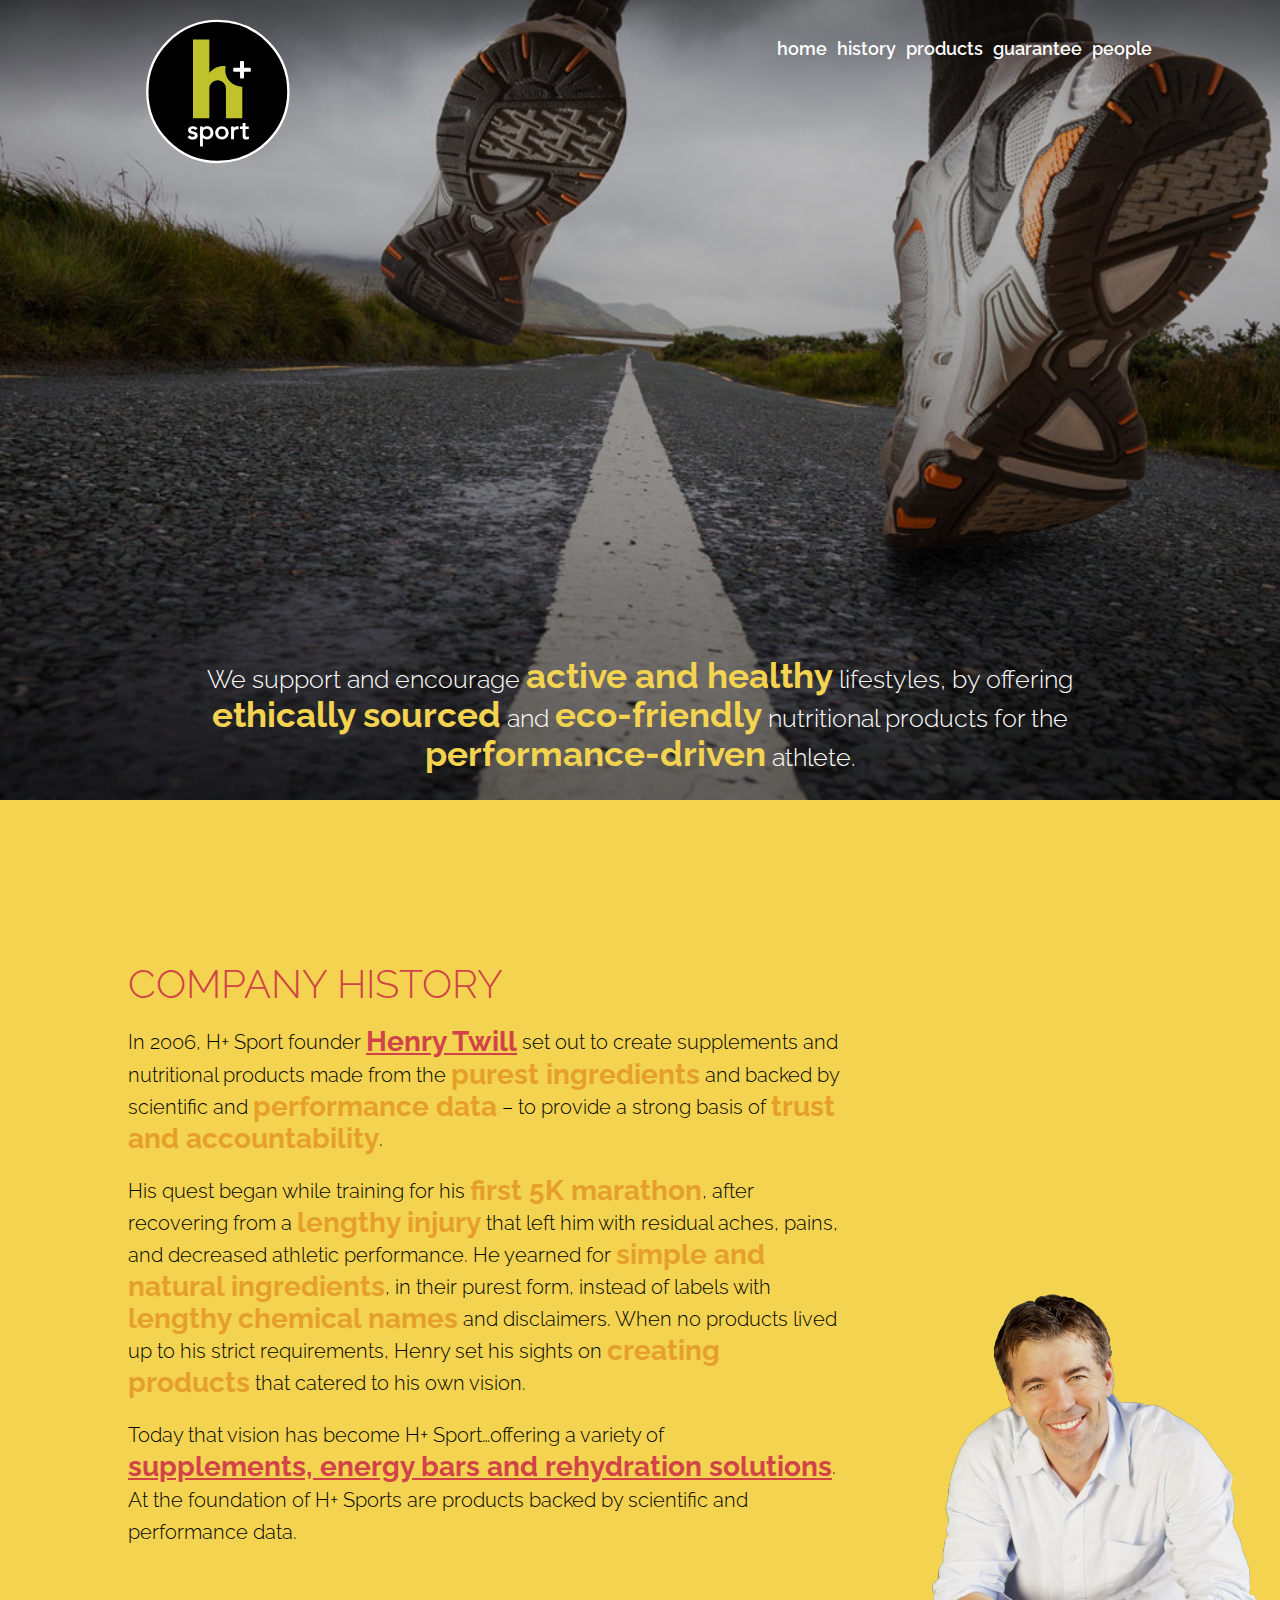
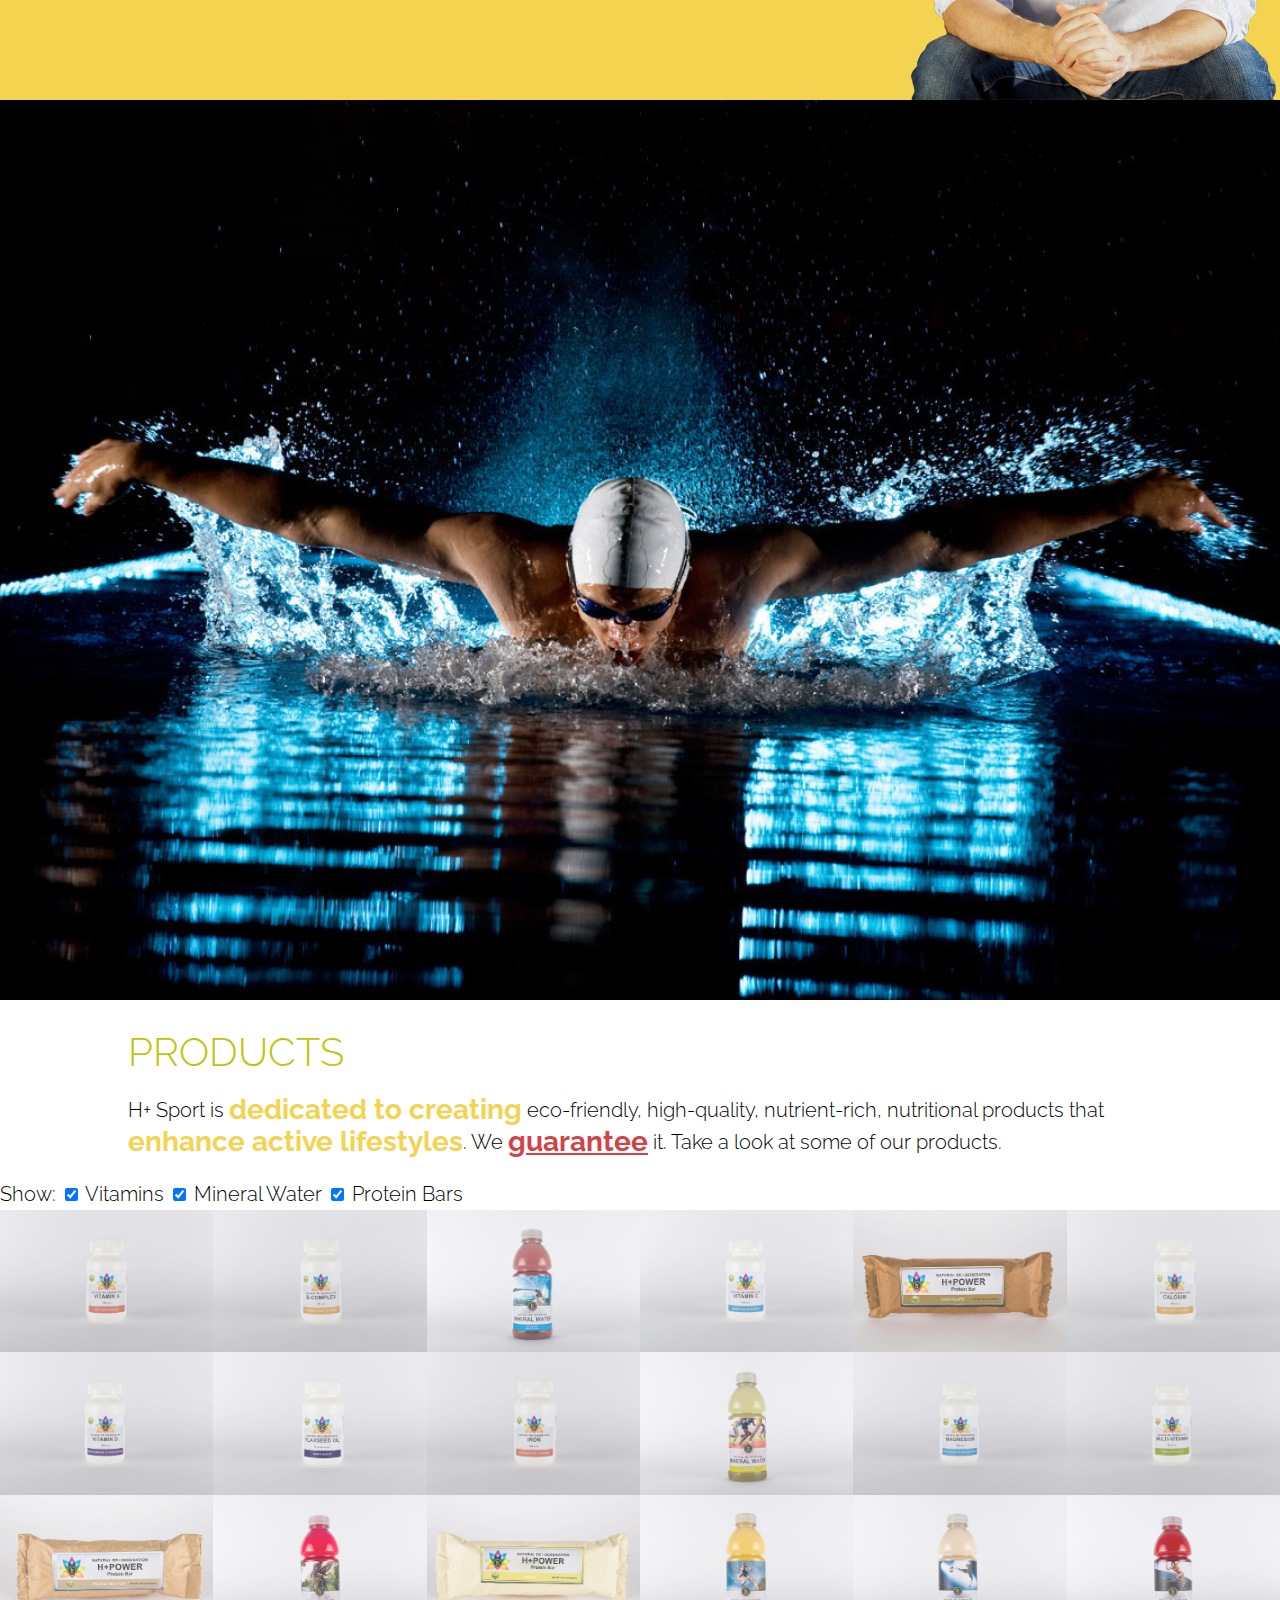
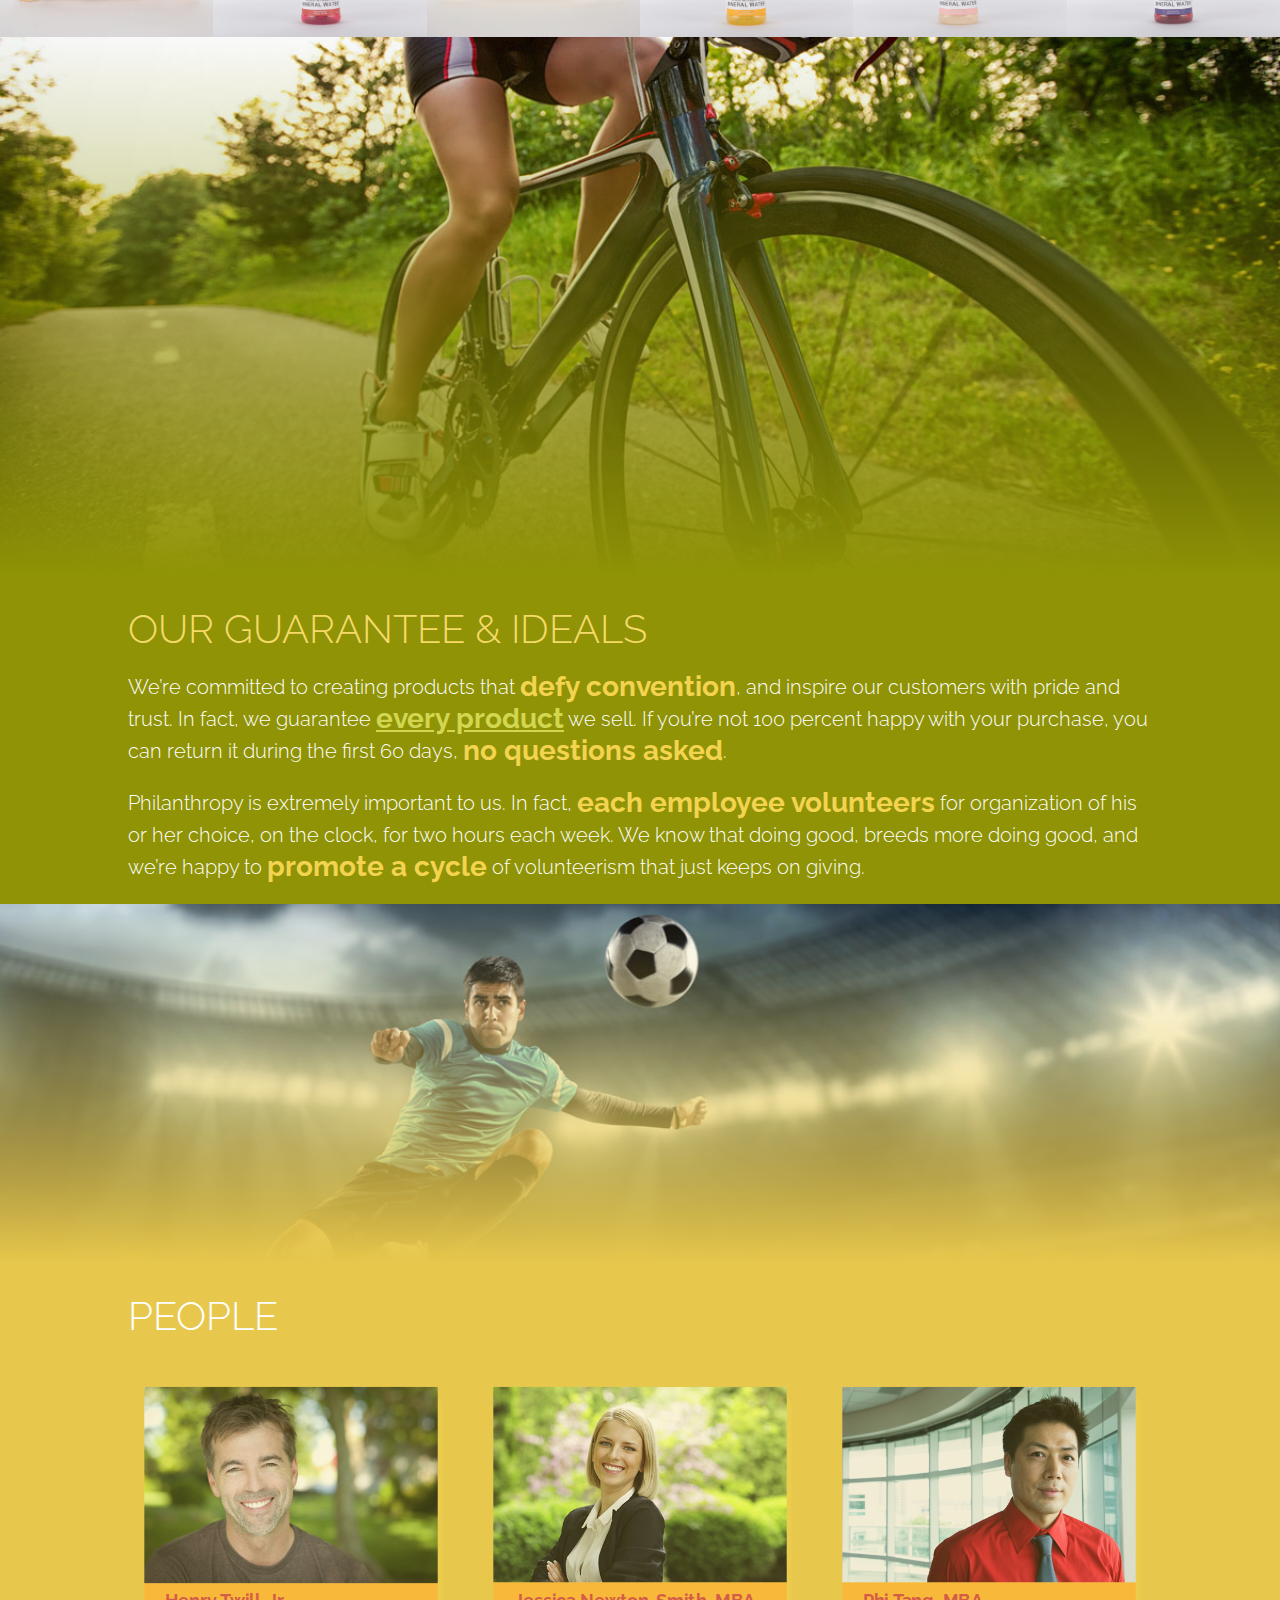
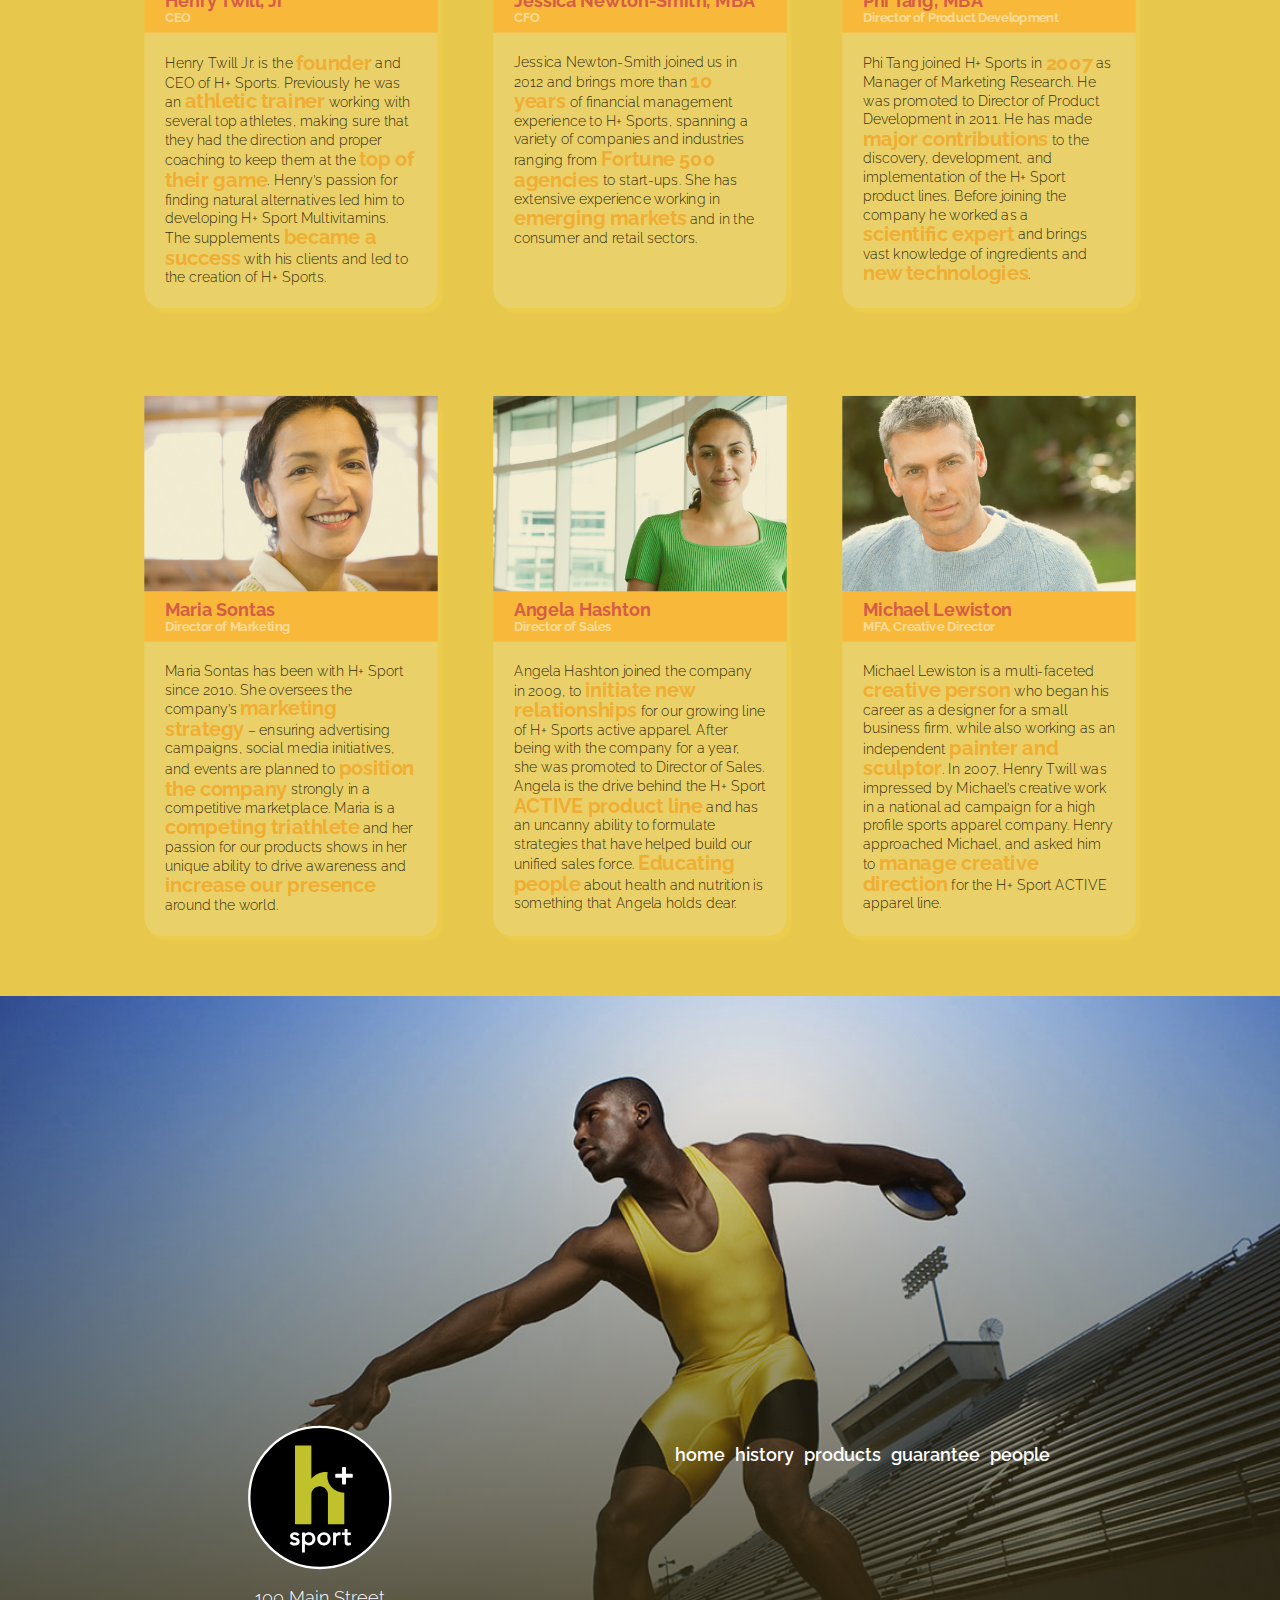
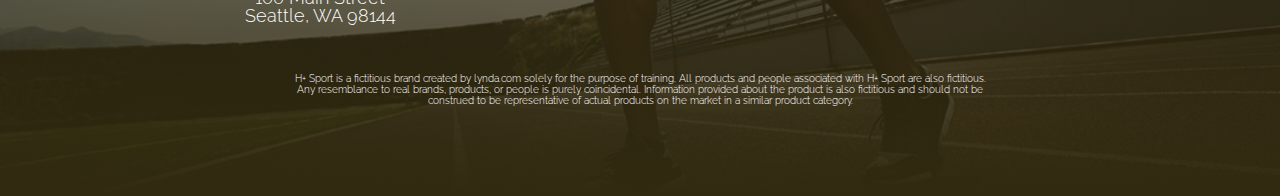
<file: index.html>
<!doctype html>
<html lang="en">
<head>
  <meta charset="UTF-8">
  <title>HPlus Sport</title>
  <link rel="stylesheet" href="css/style.css">
  <meta name="viewport" content="width=device-width, initial-scale=1.0">
  <script src="jquery-3.0.0.js"></script>
  <script>
    $(function () {
      //color products by type.
      $("#products h2.product-name[data-type='mineralwater']").css("background-color", "#2982D0");
      $("#products h2.product-name[data-type='vitamin']").css("background-color", "#12500F");
      $("#products h2.product-name[data-type='proteinbar']").css("background-color", "#4E0F50");

      //
      document.querySelector("#checkVitamins").addEventListener("change", function (evt){
        view("vitamins", evt.target.checked);
      });

      document.querySelector("#checkMineralWater").addEventListener("change", function (evt){
        view("mineralwater", evt.target.checked);
      });

      document.querySelector("#checkProteinBars").addEventListener("change", function (evt){
        view("proteinbars", evt.target.checked);
      });

      //use seclector expression to get all of the list item tags that contain each product.
      $(".product-item").each(function () {
        //get product name. Convert any characters that aren't allowed to appear in URLs
        var prodName = encodeURIComponent($(this).children("h2").text());
        //get product id. Convert any characters that aren't allowed to appear in URLs
        var prodID = encodeURIComponent($(this).data("prod_id"));

        //create link with parameters & wrap it around the image.
        var link = $("<a href='product.html?prodName=" + prodName + "&prodID=" + prodID + "'/>");
        $(this).children("img").wrap(link);
      })
    });

    function view(categoryName, bSeen) {
      var dataSelect = "";
      switch (categoryName) {
        case "vitamins":dataSelect = "h2[data-type='vitamin']";
        break;
        case "mineralwater":dataSelect = "h2[data-type='mineralwater']";
        break;
        case "proteinbars":dataSelect = "h2[data-type='proteinbar']";
        break;
      }

      $(".product-item").has(dataSelect).css("display", bSeen ? "" : "none");
    }
  </script>
</head>
<body>

<header id="home" class="header">
  <nav class="nav" role="navigation">
    <div class="container nav-elements">
      <div class="branding">
        <a href="#home"><img src="images/hpluslogo.svg" alt="Logo - H Plus Sports"></a>
      </div><!-- branding -->
      <ul class="navbar">
        <li><a href="#home">home</a></li>
        <li><a href="#history">history</a></li>
        <li><a href="#products">products</a></li>
        <li><a href="#guarantee">guarantee</a></li>
        <li><a href="#people">people</a></li>
      </ul><!-- navbar -->
    </div><!-- container nav-elements -->
  </nav>
  <div class="container tagline">
    <h1 class="headline">Our Mission</h1>
    <p>We support and encourage <em>active and healthy</em> lifestyles, by offering <em>ethically sourced</em> and <em>eco-friendly</em> nutritional products for the <em>performance-driven</em> athlete.</p>
  </div><!-- container tagline -->
</header><!-- #home -->

<section id="history" class="section">
  <div class="container">
    <div class="text-content">
      <h2 class="headline">Company History</h2>
      <p>In 2006, H+ Sport founder <a href="#employees-henrytwill">Henry Twill</a> set out to create supplements and nutritional products made from the <em>purest ingredients</em> and backed by scientific and <em>performance data</em> – to provide a strong basis of <em>trust and accountability</em>.</p>
      <p>His quest began while training for his <em>first 5K marathon</em>, after recovering from a <em>lengthy injury</em> that left him with residual aches, pains, and decreased athletic performance. He yearned for <em>simple and natural ingredients</em>, in their purest form, instead of labels with <em>lengthy chemical names</em> and disclaimers. When no products lived up to his strict requirements, Henry set his sights on <em>creating products</em> that catered to his own vision.</p>
      <p>Today that vision has become H+ Sport…offering a variety of <a href="#products">supplements, energy bars and rehydration solutions</a>. At the foundation of H+ Sports are products backed by scientific and performance data.</p>
    </div>
  </div><!-- container text -->
</section><!-- #history -->

<section id="products" class="section">
  <header class="imageheader"></header>
  <div class="container">
    <h2 class="headline">Products</h2>
    <p>H+ Sport is <em>dedicated to creating</em> eco-friendly, high-quality, nutrient-rich, nutritional products that <em>enhance active lifestyles</em>. We <a href="#guarantee">guarantee</a> it. Take a look at some of our products.</p>
  </div><!-- container -->
  <div id="productCheck">
    <form>
      <div>
        <span>Show: </span>
        <input id="checkVitamins" type="checkbox" checked="checked" />
        <label for="checkVitamins">Vitamins </label>
        <input id="checkMineralWater" type="checkbox" checked="checked" />
        <label for="checkMineralWater">Mineral Water </label>
        <input id="checkProteinBars" type="checkbox" checked="checked" />
        <label for="checkProteinBars">Protein Bars </label>
      </div>
    </form>
  </div>
  <ul class="product-list">
    <li class="product-item" data-prod_id="V-A1037">
        <img class="product-image" src="images/products/vitamin-a.jpg" alt="Vitamin A - Product Photo">
        <h2 class="product-name" data-type="vitamin">Vitamin A</h2>
    </li>
    <li class="product-item" data-prod_id="V-BC2178">
        <img class="product-image" src="images/products/vitamin-bcomplex.jpg" alt="B Complex - Product Photo">
        <h2 class="product-name" data-type="vitamin">Vitamin-B Complex</h2>
    </li>
    <li class="product-item" data-prod_id="MW-8812">
        <img class="product-image" src="images/products/mineralwater-blueberry.jpg" alt="Blueberry Mineral Water - Product Photo">
        <h2 class="product-name" data-type="mineralwater">Blueberry Mineral Water</h2>
    </li>
    <li class="product-item" data-prod_id="V-C6614">
        <img class="product-image" src="images/products/vitamin-c.jpg" alt="Vitamin C - Product Photo">
        <h2 class="product-name" data-type="vitamin">Vitamin C</h2>
    </li>
    <li class="product-item" data-prod_id="PB-8154">
        <img class="product-image" src="images/products/proteinbar-chocolate.jpg" alt="Protein Bar Chocolate - Product Photo">
        <h2 class="product-name" data-type="proteinbar">Chocolate Protein Bar</h2>
    </li>
    <li class="product-item" data-prod_id="V-CA4543">
        <img class="product-image" src="images/products/vitamin-calcium.jpg" alt="Vitamin Calcium - Product Photo">
        <h2 class="product-name" data-type="vitamin">Calcium Vitamin</h2>
    </li>
    <li class="product-item" data-prod_id="V-D1825">
        <img class="product-image" src="images/products/vitamin-d.jpg" alt="Vitamin D - Product Photo">
        <h2 class="product-name" data-type="vitamin">Vitamin D</h2>
    </li>
    <li class="product-item" data-prod_id="V-F2225">
        <img class="product-image" src="images/products/vitamin-flaxseed-oil.jpg" alt="Flaxseed Oil - Product Photo">
        <h2 class="product-name" data-type="vitamin">Flaxseed Oil Vitamin</h2>
    </li>
    <li class="product-item" data-prod_id="V-I7456">
        <img class="product-image" src="images/products/vitamin-iron.jpg" alt="Vitamin Iron - Product Photo">
        <h2 class="product-name" data-type="vitamin">Iron Vitamin</h2>
    </li>
    <li class="product-item" data-prod_id="MW-9143">
        <img class="product-image" src="images/products/mineralwater-lemonlime.jpg" alt="Mineral Water Lemon Lime - Product Photo">
        <h2 class="product-name" data-type="mineralwater">Lemon Lime Mineral Water</h2>
    </li>
    <li class="product-item" data-prod_id="V-M0019">
        <img class="product-image" src="images/products/vitamin-magnesium.jpg" alt="Vitamin Magnesium - Product Photo">
        <h2 class="product-name" data-type="vitamin">Magnesium Vitamin</h2>
    </li>
    <li class="product-item" data-prod_id="V-MV7763">
        <img class="product-image" src="images/products/vitamin-multi.jpg" alt="Vitamin Multivitamin - Product Photo">
        <h2 class="product-name" data-type="vitamin">Multi-vitamin</h2>
    </li>
    <li class="product-item" data-prod_id="PB-1234">
        <img class="product-image" src="images/products/proteinbar-peanutbutter.jpg" alt="Vitamin Protein Bar Peanut Butter - Product Photo">
        <h2 class="product-name" data-type="proteinbar">Peanut Butter Protein Bar</h2>
    </li>
    <li class="product-item" data-prod_id="MW-S0987">
        <img class="product-image" src="images/products/mineralwater-strawberry.jpg" alt="Mineral Water Strawberry - Product Photo">
        <h2 class="product-name" data-type="mineralwater">Strawberry Mineral Water</h2>
    </li>
    <li class="product-item" data-prod_id="PB-1919">
        <img class="product-image" src="images/products/proteinbar-lemon.jpg" alt="Protein Bar Lemon - Product Photo">
        <h2 class="product-name" data-type="proteinbar">Lemon Protein Bar</h2>
    </li>
    <li class="product-item" data-prod_id="MW-O1980">
        <img class="product-image" src="images/products/mineralwater-orange.jpg" alt="Mineral Water Orange - Product Photo">
        <h2 class="product-name" data-type="mineralwater">Orange Mineral Water</h2>
    </li>
    <li class="product-item" data-prod_id="MW-P1968">
        <img class="product-image" src="images/products/mineralwater-peach.jpg" alt="Mineral Water Peach - Product Photo">
        <h2 class="product-name" data-type="mineralwater">Peach Mineral Water</h2>
    </li>
    <li class="product-item" data-prod_id="MW-R2003">
        <img class="product-image" src="images/products/mineralwater-raspberry.jpg" alt="Mineral Water Raspberry - Product Photo">
        <h2 class="product-name" data-type="mineralwater">Raspberry Mineral Water</h2>
    </li>
  </ul><!-- product-list -->
</section><!-- #products -->

<section id="guarantee" class="section">
  <header class="imageheader"></header>
  <div class="container">
    <h2 class="headline">Our Guarantee &amp; Ideals</h2>
    <p>We’re committed to creating products that <em>defy convention</em>, and inspire our customers with pride and trust. In fact, we guarantee <a href="#products">every product</a> we sell. If you’re not 100 percent happy with your purchase, you can return it during the first 60 days, <em>no questions asked</em>.</p>
    <p>Philanthropy is extremely important to us. In fact, <em>each employee volunteers</em> for organization of his or her choice, on the clock, for two hours each week. We know that doing good, breeds more doing good, and we’re happy to <em>promote a cycle</em> of volunteerism that just keeps on giving.</p>
  </div>
</section><!-- guarantee -->

<section id="people" class="section">
  <header class="imageheader"></header>
  <div class="container">
    <h2 class="headline">People</h2>
    <div class="people-cards">
      <div class="person-card">
        <img src="images/employees/HenryTwill.jpg" alt="HenryTwill Photo">
        <div class="card-info">
          <h3 class="card-name">Henry Twill, Jr</h3>
          <h4 class="card-title">CEO</h4>
        </div>
        <p class="card-text">Henry Twill Jr. is the <em>founder</em> and CEO of H+ Sports. Previously he was an <em>athletic trainer</em> working with several top athletes, making sure that they had the direction and proper coaching to keep them at the <em>top of their game</em>. Henry’s passion for finding natural alternatives led him to developing H+ Sport Multivitamins. The supplements <em>became a success</em> with his clients and led to the creation of H+ Sports.</p>
      </div><!-- person-card -->

      <div class="person-card">
        <img src="images/employees/JessicaNewton.jpg" alt="JessicaNewton Photo">
        <div class="card-info">
          <h3 class="card-name">Jessica Newton-Smith, MBA</h3>
          <h4 class="card-title">CFO</h4>
        </div>
        <p class="card-text">Jessica Newton-Smith joined us in 2012 and brings more than <em>10 years</em> of financial management experience to H+ Sports, spanning a variety of companies and industries ranging from <em> Fortune 500 agencies</em> to start-ups. She has extensive experience working in <em>emerging markets</em> and in the consumer and retail sectors.</p>
      </div><!-- person-card -->

      <div class="person-card">
        <img src="images/employees/PhiTang.jpg" alt="PhiTang Photo">
        <div class="card-info">
          <h3 class="card-name">Phi Tang, MBA</h3>
          <h4 class="card-title">Director of Product Development</h4>
        </div>
        <p class="card-text">Phi Tang joined H+ Sports in <em>2007</em> as Manager of Marketing Research. He was promoted to Director of Product Development in 2011. He has made <em>major contributions</em> to the discovery, development, and implementation of the H+ Sport product lines. Before joining the company he worked as a <em>scientific expert</em> and brings vast knowledge of ingredients and <em>new technologies</em>.</p>
      </div><!-- person-card -->

      <div class="person-card">
        <img src="images/employees/MariaSontas.jpg" alt="MariaSontas Photo">
        <div class="card-info">
          <h3 class="card-name">Maria Sontas</h3>
          <h4 class="card-title">Director of Marketing</h4>
        </div>
        <p class="card-text">Maria Sontas has been with H+ Sport since 2010. She oversees the company’s <em>marketing strategy</em> – ensuring advertising campaigns, social media initiatives, and events are planned to <em>position the company</em> strongly in a competitive marketplace. Maria is a <em>competing triathlete</em> and her passion for our products shows in her unique ability to drive awareness and <em>increase our presence</em> around the world.</p>
      </div><!-- person-card -->

      <div class="person-card">
        <img src="images/employees/AngelaHaston.jpg" alt="AngelaHaston Photo">
        <div class="card-info">
          <h3 class="card-name">Angela Hashton</h3>
          <h4 class="card-title">Director of Sales</h4>
        </div>
        <p class="card-text">Angela Hashton joined the company in 2009, to <em>initiate new relationships</em> for our growing line of H+ Sports active apparel. After being with the company for a year, she was promoted to Director of Sales. Angela is the drive behind the H+ Sport <em>ACTIVE product line</em> and has an uncanny ability to formulate strategies that have helped build our unified sales force. <em>Educating people</em> about health and nutrition is something that Angela holds dear.</p>
      </div><!-- person-card -->

      <div class="person-card">
        <img src="images/employees/MichaelLewiston.jpg" alt="MichaelLewiston Photo">
        <div class="card-info">
          <h3 class="card-name">Michael Lewiston</h3>
          <h4 class="card-title">MFA, Creative Director</h4>
        </div>
        <p class="card-text">Michael Lewiston is a multi-faceted <em>creative person</em> who began his career as a designer for a small business firm, while also working as an independent <em>painter and sculptor</em>. In 2007, Henry Twill was impressed by Michael’s creative work in a national ad campaign for a high profile sports apparel company. Henry approached Michael, and asked him to <em>manage creative direction</em> for the H+ Sport ACTIVE apparel line.</p>
      </div><!-- person-card -->
  </div><!-- container -->
</section><!-- people -->

<footer class="footer">
  <header class="imageheader"></header>
  <div class="container">
  <nav class="nav" role="navigation">
    <div class="container nav-elements">
      <div class="branding">
        <a href="#home"><img src="images/hpluslogo.svg" alt="Logo - H Plus Sports"></a>
        <p class="address">100 Main Street<br>
        Seattle, WA 98144
      </p>
      </div>
      <ul class="navbar">
        <li><a href="#home">home</a></li>
        <li><a href="#history">history</a></li>
        <li><a href="#products">products</a></li>
        <li><a href="#guarantee">guarantee</a></li>
        <li><a href="#people">people</a></li>
      </ul>
    </div>
  </nav>
  <p class="legal">H+ Sport is a fictitious brand created by lynda.com solely for the purpose of training. All products and people associated with H+ Sport are also fictitious. Any resemblance to real brands, products, or people is purely coincidental. Information provided about the product is also fictitious and should not be construed to be representative of actual products on the market in a similar product category.</p>
</div><!-- container -->
</footer><!-- footer -->

</body>
</html>
</file>
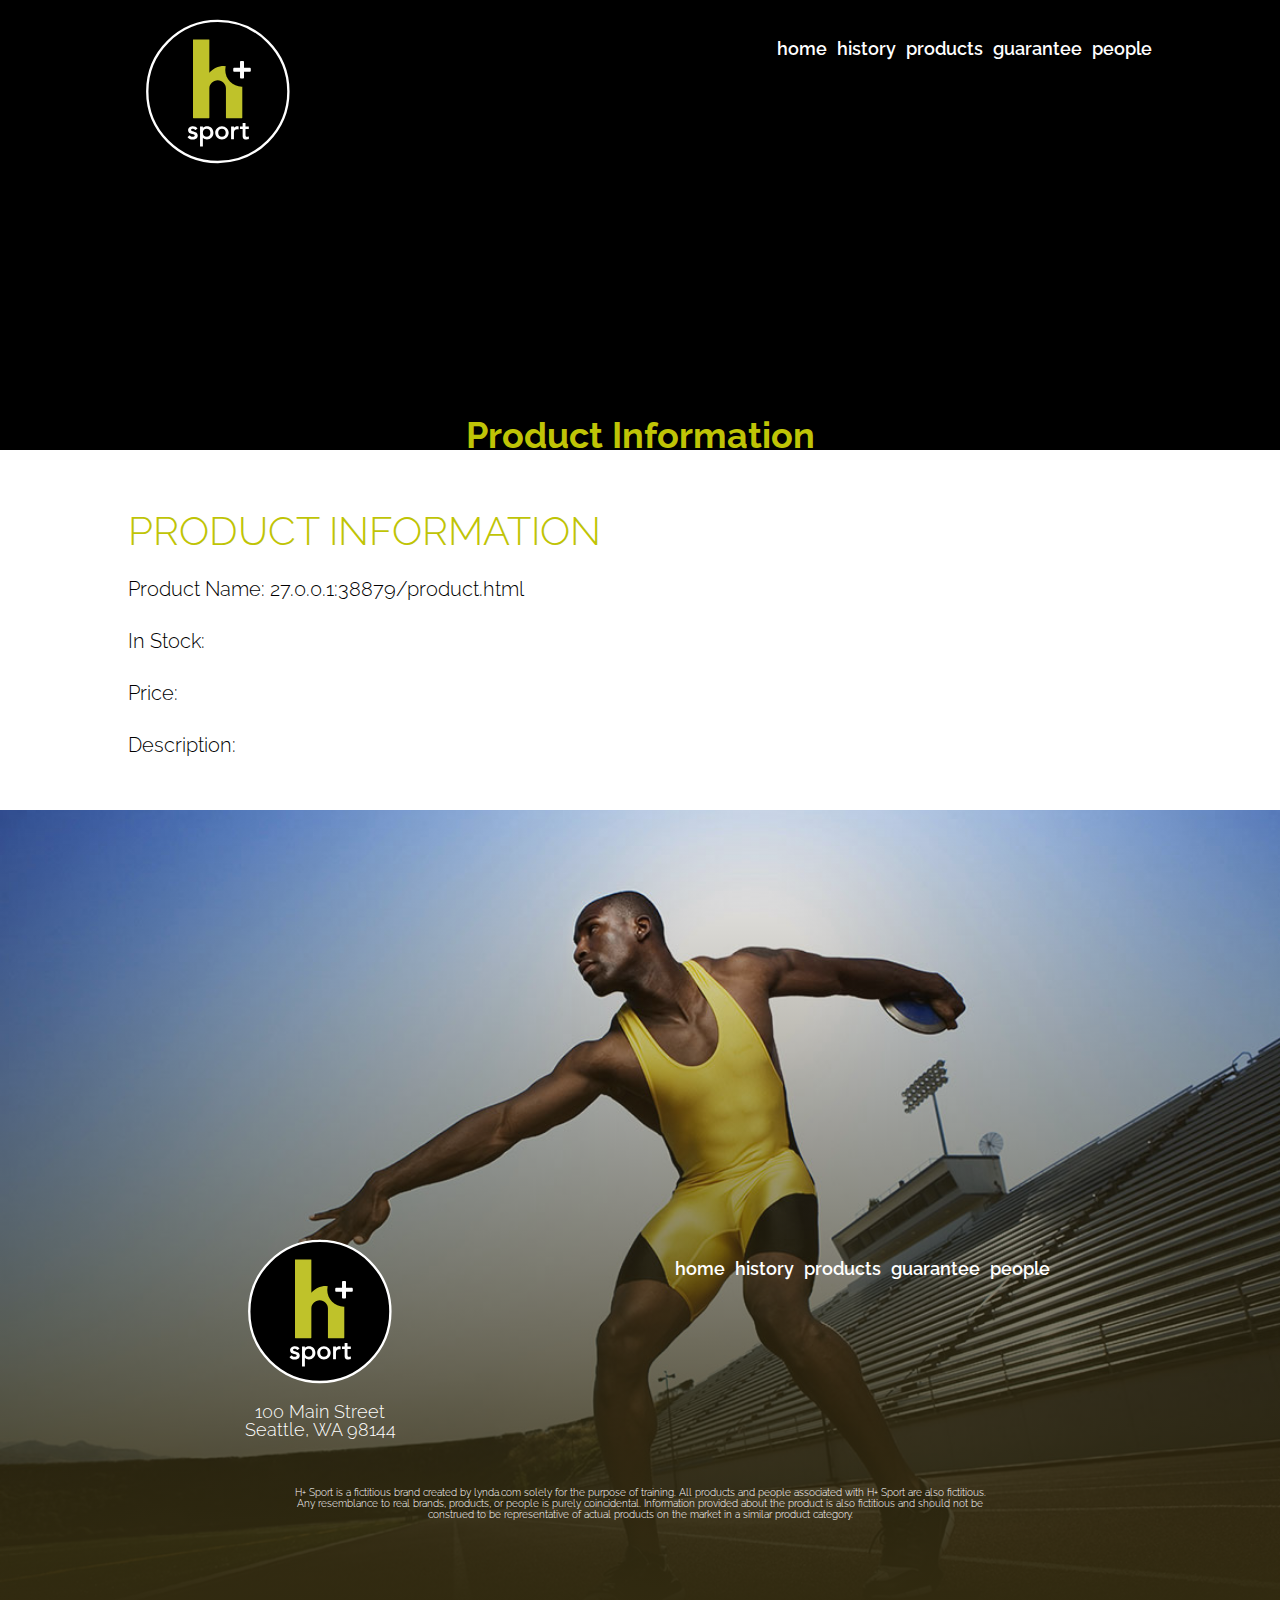
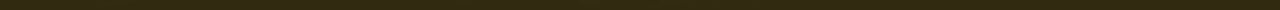
<file: product.html>
<!doctype html>
<html lang="en">
<head>
  <meta charset="UTF-8">
  <title>HPlus Sport</title>
  <link rel="stylesheet" href="css/style.css">
  <meta name="viewport" content="width=device-width, initial-scale=1.0">
  <script src="jquery-3.0.0.js"></script>
  <script>
    $(function() {
      //extract the query string parameters
      var paramLoc = window.location.href.indexOf("?");
      var paramStr = window.location.href.slice(paramLoc+1);
      var prodName = "";
      var prodID = "";
      var i = paramStr.indexOf("prodName=")+9;
      for (var j = i; j < paramStr.length; j++) {
        if (paramStr.charAt(j) == "&")
        break;
        prodName += paramStr.charAt(j);
      }
      var i = paramStr.indexOf("prodID=")+7;
      for (var j = i; j < paramStr.length; j++) {
        if (paramStr.charAt(j) == "&")
        break;
        prodID += paramStr.charAt(j);
      }
      prodName = decodeURIComponent(prodName);
      prodID = decodeURIComponent(prodID);

      //set the product name in the proper placeholder
      $("#productName").text(prodName);

      $.getJSON("product-data.json")
        .done(function(prodData) {
          //use prodName to get each products information
          prodData.products.forEach(function(elem) {
            if (elem.prod_name == prodName) {
              $("#productStock").text(elem.in_stock);
              $("#productPrice").text(elem.retail_price);
              $("#productDesc").text(elem.description);
            }
          });
        });
    })
  </script>
</head>
<body>

<header id="home" class="prod_header">
  <nav class="nav" role="navigation">
    <div class="container nav-elements">
      <div class="branding">
        <a href="#home"><img src="images/hpluslogo.svg" alt="Logo - H Plus Sports"></a>
      </div><!-- branding -->
      <ul class="navbar">
        <li><a href="#home">home</a></li>
        <li><a href="#history">history</a></li>
        <li><a href="#products">products</a></li>
        <li><a href="#guarantee">guarantee</a></li>
        <li><a href="#people">people</a></li>
      </ul><!-- navbar -->
    </div><!-- container nav-elements -->
  </nav>
  <div class="container tagline">
    <h1 class="headline">Product Information</h1>
  </div><!-- container tagline -->
</header><!-- #home -->

    <section class="section">
        <div class="container">
            <div class="text-content">
                <h2 class="headline">Product Information</h2>
                <div>
                    <p>Product Name: <span id="productName"></span></p>
                    <p>In Stock: <span id="productStock"></span></p>
                    <p>Price: <span id="productPrice"></span></p>
                    <p>Description: <span id="productDesc"></span></p>
                </div>
            </div>
        </div>
        <!-- container text -->
    </section>
    <!-- #productData -->

<footer class="footer">
  <header class="imageheader"></header>
  <div class="container">
  <nav class="nav" role="navigation">
    <div class="container nav-elements">
      <div class="branding">
        <a href="#home"><img src="images/hpluslogo.svg" alt="Logo - H Plus Sports"></a>
        <p class="address">100 Main Street<br>
        Seattle, WA 98144
      </p>
      </div>
      <ul class="navbar">
        <li><a href="#home">home</a></li>
        <li><a href="#history">history</a></li>
        <li><a href="#products">products</a></li>
        <li><a href="#guarantee">guarantee</a></li>
        <li><a href="#people">people</a></li>
      </ul>
    </div>
  </nav>
  <p class="legal">H+ Sport is a fictitious brand created by lynda.com solely for the purpose of training. All products and people associated with H+ Sport are also fictitious. Any resemblance to real brands, products, or people is purely coincidental. Information provided about the product is also fictitious and should not be construed to be representative of actual products on the market in a similar product category.</p>
</div><!-- container -->
</footer><!-- footer -->

</body>
</html>
</file>
<file: css/style.css>
@import url(https://fonts.googleapis.com/css?family=Raleway:300,600,700);
html {
    font-size: 62.5%;
    box-sizing: border-box
}

*, :after, :before {
    box-sizing: inherit
}

body {
    margin: 0;
    padding: 0;
    color: #000;
    background-color: #fff;
    font-family: Raleway, Helvetica, Arial, sans-serif;
    font-size: 1.8rem;
    line-height: 160%;
    font-weight: 300
}

.container {
    width: 80%;
    max-width: 1200px;
    margin: 0 auto
}

h1,h2,h3,h4,h5,h6 {
    margin: 0;
    padding: 0;
    font-family: Raleway, Helvetica, Arial, sans-serif;
    color: #bfc406
}

img {
    display: block;
    max-width: 100%
}

a {
    font-weight: 700;
    color: #d14348
}

a:focus, a:hover {
    text-decoration: none
}

em {
    font-weight: 700;
    font-size: 140%;
    color: #f3d350;
    font-style: normal
}

.header {
    background: -webkit-linear-gradient(top, rgba(0, 0, 0, .2), rgba(0, 0, 0, .5)), url(../images/backgrounds/running.jpg);
    background: linear-gradient(180deg, rgba(0, 0, 0, .2), rgba(0, 0, 0, .5)), url(../images/backgrounds/running.jpg);
    background-repeat: no-repeat;
    background-position: center center;
    background-size: cover;
    height: 100vh;
    max-height: 500px;
    display: -webkit-box;
    display: -webkit-flex;
    display: -ms-flexbox;
    display: flex;
    -webkit-box-orient: vertical;
    -webkit-box-direction: normal;
    -webkit-flex-direction: column;
    -ms-flex-direction: column;
    flex-direction: column;
    -webkit-box-pack: justify;
    -webkit-justify-content: space-between;
    -ms-flex-pack: justify;
    justify-content: space-between;
    text-align: center
}

.prod_header {
	background-color: black;
    height: 50vh;
    max-height: 500px;
    display: -webkit-box;
    display: -webkit-flex;
    display: -ms-flexbox;
    display: flex;
    -webkit-box-orient: vertical;
    -webkit-box-direction: normal;
    -webkit-flex-direction: column;
    -ms-flex-direction: column;
    flex-direction: column;
    -webkit-box-pack: justify;
    -webkit-justify-content: space-between;
    -ms-flex-pack: justify;
    justify-content: space-between;
    text-align: center
}

.header .tagline {
    display: none
}

@media screen and (min-width:600px) {
    .header {
        background: -webkit-linear-gradient(top, rgba(0, 0, 0, .2), rgba(0, 0, 0, .5)), url(../images/backgrounds/running.jpg);
        background: linear-gradient(180deg, rgba(0, 0, 0, .2), rgba(0, 0, 0, .5)), url(../images/backgrounds/running.jpg);
        background-repeat: no-repeat;
        background-position: center center;
        background-size: cover;
        height: 100vh;
        max-height: 800px
    }
}

@media screen and (min-width:600px) {
    .header .tagline {
        display: block;
        color: #fff;
        max-width: 40em;
        line-height: 140%;
        font-size: 2.5rem
    }
    .header .tagline h1 {
        display: none
    }
    .header .tagline em {
        font-size: 140%;
        color: #f3d350;
        font-style: normal
    }
}

.nav {
    margin-top: 1.75rem/* navelements */
}

.nav .nav-elements {
    /* navbar */
}

.nav .nav-elements .branding {
    max-width: 180px;
    margin: 0 auto
}

.nav .nav-elements .navbar {
    margin: 0;
    padding: 0;
    line-height: 120%;
    list-style-type: none;
    margin-top: 2rem;
    width: 100%
}

.nav .nav-elements .navbar a {
    font-weight: 600;
    color: #fff;
    text-decoration: none;
    padding: 0 1rem;
    -webkit-transition: 1s ease-out;
    transition: 1s ease-out
}

.nav .nav-elements .navbar a:after {
    content: '';
    display: block;
    height: 5px;
    width: 0;
    margin: 0 .5rem;
    -webkit-transition: width .3s ease-out, background-color .3s ease-out;
    transition: width .3s ease-out, background-color .3s ease-out
}

.nav .nav-elements .navbar a:hover {
    color: #f3d350
}

.nav .nav-elements .navbar a:hover:after {
    width: 100%;
    background: #f3d350
}

@media screen and (min-width:600px) {
    .nav .nav-elements {
        display: -webkit-box;
        display: -webkit-flex;
        display: -ms-flexbox;
        display: flex
    }
}

@media screen and (min-width:600px) {
    .nav .nav-elements .branding {
        width: 30%;
        margin: 0
    }
}

@media screen and (min-width:600px) {
    .nav .nav-elements .navbar {
        display: -webkit-box;
        display: -webkit-flex;
        display: -ms-flexbox;
        display: flex;
        -webkit-box-pack: end;
        -webkit-justify-content: flex-end;
        -ms-flex-pack: end;
        justify-content: flex-end;
        -webkit-align-content: flex-start;
        -ms-flex-line-pack: start;
        align-content: flex-start;
        -webkit-flex-wrap: wrap;
        -ms-flex-wrap: wrap;
        flex-wrap: wrap
    }
}


/* nav */

.footer {
    background-color: #312a10;
    color: #fff;
    padding: 0 0 5em;
    line-height: 100%;
    text-align: center;
    display: -webkit-box;
    display: -webkit-flex;
    display: -ms-flexbox;
    display: flex;
    -webkit-box-align: end;
    -webkit-align-items: flex-end;
    -ms-flex-align: end;
    align-items: flex-end;
    background: -webkit-linear-gradient(top, transparent, #312a10), url(../images/backgrounds/discthrower.jpg);
    background: linear-gradient(180deg, transparent, #312a10), url(../images/backgrounds/discthrower.jpg);
    background-repeat: no-repeat;
    background-position: center center;
    background-size: cover;
    height: 100vh;
    max-height: 800px
}

.footer .nav {
    margin-top: 0
}

.footer .legal {
    max-width: 700px;
    margin: 0 auto;
    font-size: 1rem;
    line-height: 110%;
    margin-top: 3rem
}

.section {
    min-height: 40vh;
    display: -webkit-box;
    display: -webkit-flex;
    display: -ms-flexbox;
    display: flex;
    -webkit-box-orient: vertical;
    -webkit-box-direction: normal;
    -webkit-flex-direction: column;
    -ms-flex-direction: column;
    flex-direction: column;
    -webkit-box-pack: center;
    -webkit-justify-content: center;
    -ms-flex-pack: center;
    justify-content: center;
    line-height: 160%
}

.section .headline {
    text-transform: uppercase;
    font-weight: 300;
    font-size: 4rem;
    margin-top: 3rem;
    line-height: 110%
}

.section a,
.section em {
    font-size: 140%;
    vertical-align: -6%
}

@media screen and (min-width:600px) {
    .section {
        font-size: 2rem
    }
}

#history {
    background-color: #f3d350
}

#history .headline {
    color: #d14348
}

#history em {
    color: #e69f2a
}

@media screen and (min-width:1200px) {
    #history {
        background-image: url(../images/employees/HenryTwill_outline.png);
        background-repeat: no-repeat;
        background-position: bottom right;
        background-size: 30% auto;
        min-height: 100vh
    }
    #history .text-content {
        width: 70%
    }
}

#products {
    /*.product-list*/
}

#products .imageheader {
    background: -webkit-linear-gradient(top, transparent, transparent), url(../images/backgrounds/swimming.jpg);
    background: linear-gradient(180deg, transparent, transparent), url(../images/backgrounds/swimming.jpg);
    background-repeat: no-repeat;
    background-position: center center;
    background-size: cover;
    height: 100vh;
    max-height: auto
}

#products .product-list {
    padding: 0;
    margin: 0;
    list-style: none;
    display: -webkit-box;
    display: -webkit-flex;
    display: -ms-flexbox;
    display: flex;
    -webkit-flex-flow: row wrap;
    -ms-flex-flow: row wrap;
    flex-flow: row wrap/*.product-item*/
}

#products .product-list .product-item {
    position: relative;
    color: #fff;
    overflow: hidden;
    width: 50%;
    -webkit-transition: all .4s ease-in-out;
    transition: all .4s ease-in-out;
    opacity: .8/*.product-name*/
}

#products .product-list .product-item .product-name {
    background: #d14348;
    color: #f3d350;
    font-weight: 700;
    font-size: 80%;
    text-align: center;
    position: absolute;
    bottom: 0;
    width: 100%;
    display: none
}

#products .product-list .product-item:focus .product-name,
#products .product-list .product-item:hover .product-name {
    display: block
}

#products .product-list .product-item:focus,
#products .product-list .product-item:hover {
    opacity: 1;
    -webkit-transform: scale(1.3);
    transform: scale(1.3);
    z-index: 1
}

#products .product-list .product-item:focus .product-name,
#products .product-list .product-item:hover .product-name {
    display: block;
    -webkit-animation: a 1s;
    animation: a 1s
}

@-webkit-keyframes a {
    0% {
        -webkit-transform: translate3d(0, 100%, 0);
        transform: translate3d(0, 100%, 0);
        visibility: visible
    }
    to {
        -webkit-transform: translateZ(0);
        transform: translateZ(0)
    }
}

@keyframes a {
    0% {
        -webkit-transform: translate3d(0, 100%, 0);
        transform: translate3d(0, 100%, 0);
        visibility: visible
    }
    to {
        -webkit-transform: translateZ(0);
        transform: translateZ(0)
    }
}

@media screen and (min-width:600px) {
    #products .product-list .product-item {
        width: 33.33333%
    }
}

@media screen and (min-width:900px) {
    #products .product-list .product-item {
        width: 25%
    }
}

@media screen and (min-width:1200px) {
    #products .product-list .product-item {
        width: 16.66667%
    }
}


/* products*/

#guarantee {
    color: #fff;
    font-size: 2rem;
    background-color: #8f9305
}

#guarantee .imageheader {
    background: -webkit-linear-gradient(top, transparent, #8f9305), url(../images/backgrounds/cycling.jpg);
    background: linear-gradient(180deg, transparent, #8f9305), url(../images/backgrounds/cycling.jpg);
    background-repeat: no-repeat;
    background-position: bottom;
    background-size: cover;
    height: 100vh;
    max-height: 60vh
}

#guarantee .headline {
    color: #f5da6a
}

#guarantee a {
    color: #d2d651
}

#people {
    background-color: #e7c84c/*.people-cards*/
}

#people .imageheader {
    background: -webkit-linear-gradient(top, transparent, #e7c84c), url(../images/backgrounds/soccer.jpg);
    background: linear-gradient(180deg, transparent, #e7c84c), url(../images/backgrounds/soccer.jpg);
    background-repeat: no-repeat;
    background-position: top;
    background-size: cover;
    height: 100vh;
    max-height: 40vh
}

#people .headline {
    color: #fff;
    padding-bottom: 2rem
}

#people .people-cards {
    /*.person-card*/
}

#people .people-cards .person-card {
    background: hsla(0, 0%, 100%, .2);
    box-shadow: 5px 5px 3px rgba(243, 211, 80, .5);
    border-radius: 20px;
    margin-bottom: 3rem;
    -webkit-transition: all .2s ease-in;
    transition: all .2s ease-in;
    -webkit-transform: scale(.9);
    transform: scale(.9);
    opacity: .8/*.card-text*/
}

#people .people-cards .person-card .card-info {
    background: rgba(255, 177, 47, .9);
    padding: 3% 7%
}

#people .people-cards .person-card .card-info .card-name {
    font-size: 2rem;
    line-height: 110%;
    color: #d14348
}

#people .people-cards .person-card .card-info .card-title {
    color: hsla(0, 0%, 100%, .6);
    font-size: 1.4rem;
    line-height: 100%
}


/*.card-info*/

#people .people-cards .person-card .card-text {
    font-size: 1.6rem;
    font-weight: 300;
    line-height: 130%;
    margin: 0;
    padding: 7%
}

#people .people-cards .person-card .card-text em {
    color: #f2a82d;
    font-size: 2.2rem
}

#people .people-cards .person-card:hover {
    -webkit-transform: scale(1.05);
    transform: scale(1.05);
    opacity: 1
}

@media screen and (min-width:600px) {
    #people .people-cards {
        display: -webkit-box;
        display: -webkit-flex;
        display: -ms-flexbox;
        display: flex;
        -webkit-flex-wrap: wrap;
        -ms-flex-wrap: wrap;
        flex-wrap: wrap;
        -webkit-box-pack: justify;
        -webkit-justify-content: space-between;
        -ms-flex-pack: justify;
        justify-content: space-between
    }
}

@media screen and (min-width:600px) {
    #people .people-cards .person-card {
        width: calc(100%/2 - 1.5rem)
    }
}

@media screen and (min-width:1200px) {
    #people .people-cards .person-card {
        width: calc(100%/3 - 1.5rem)
    }
}


/*.people*/
</file>
